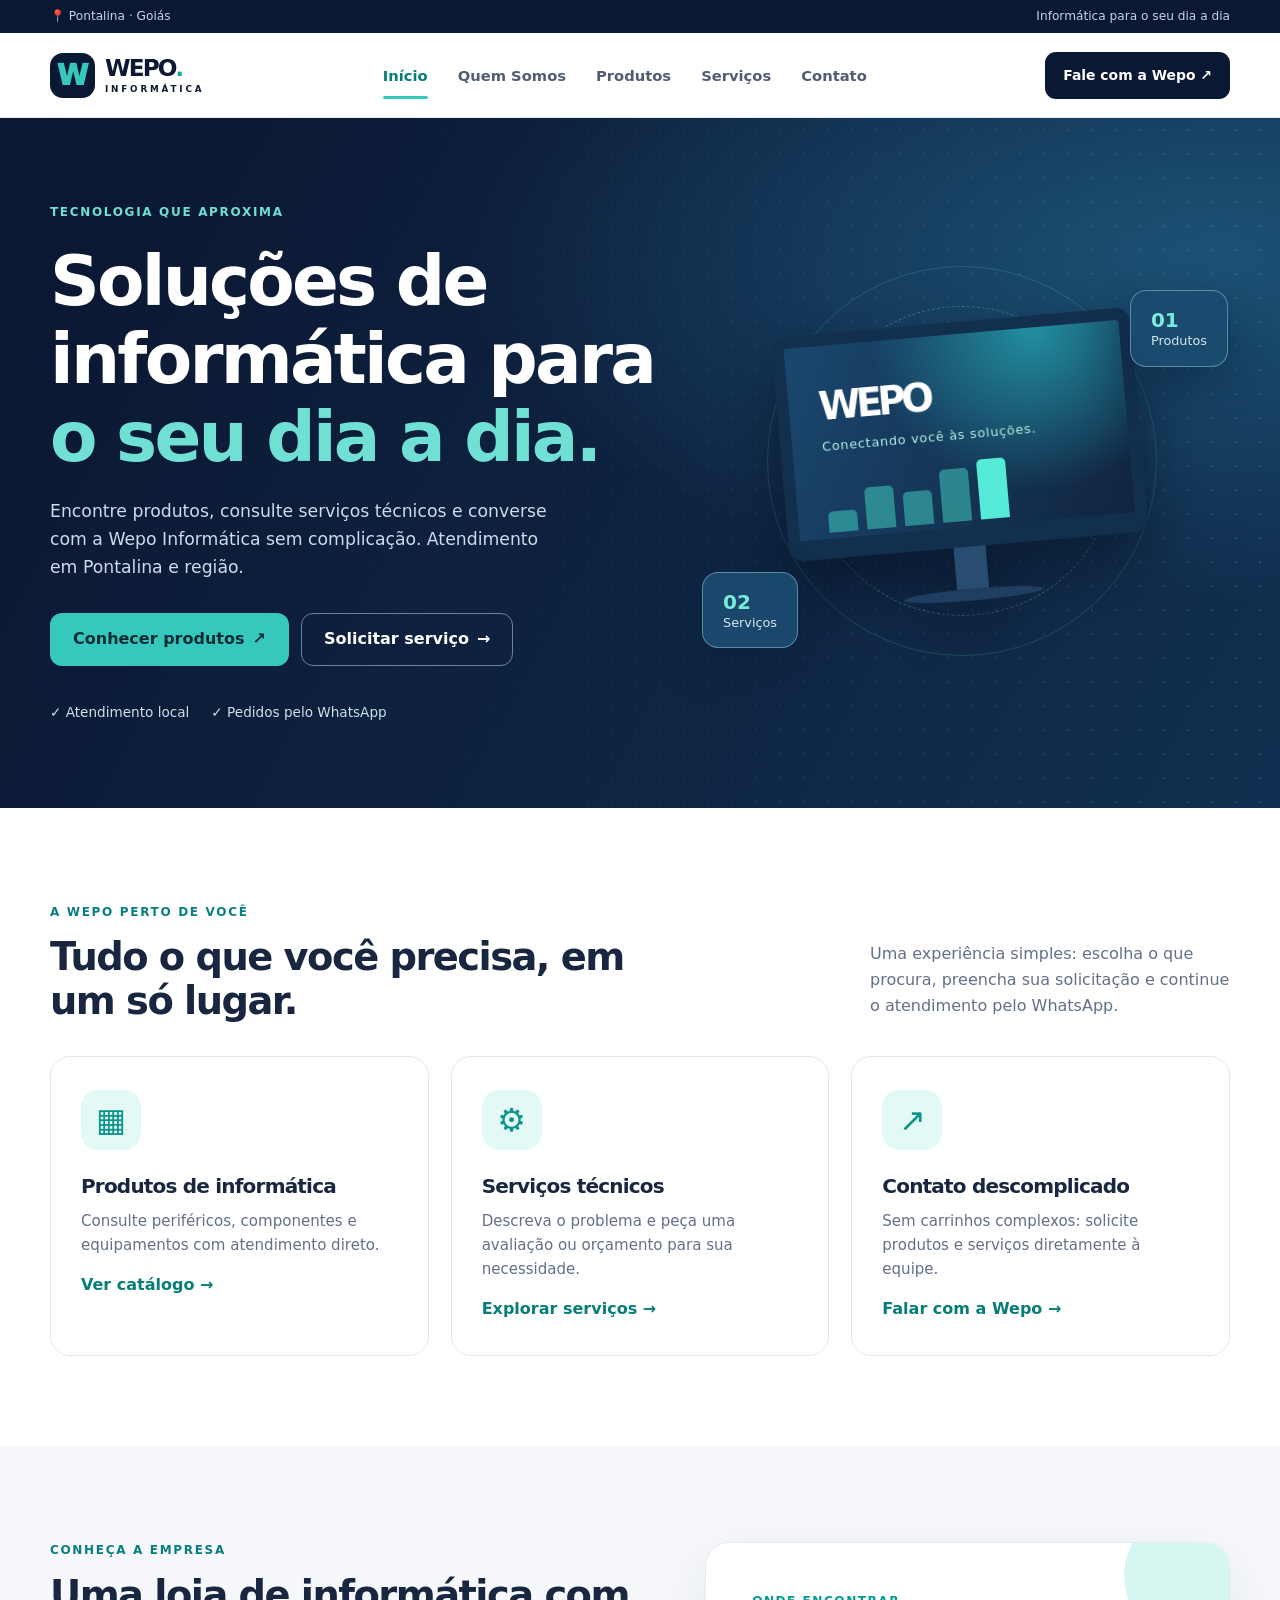
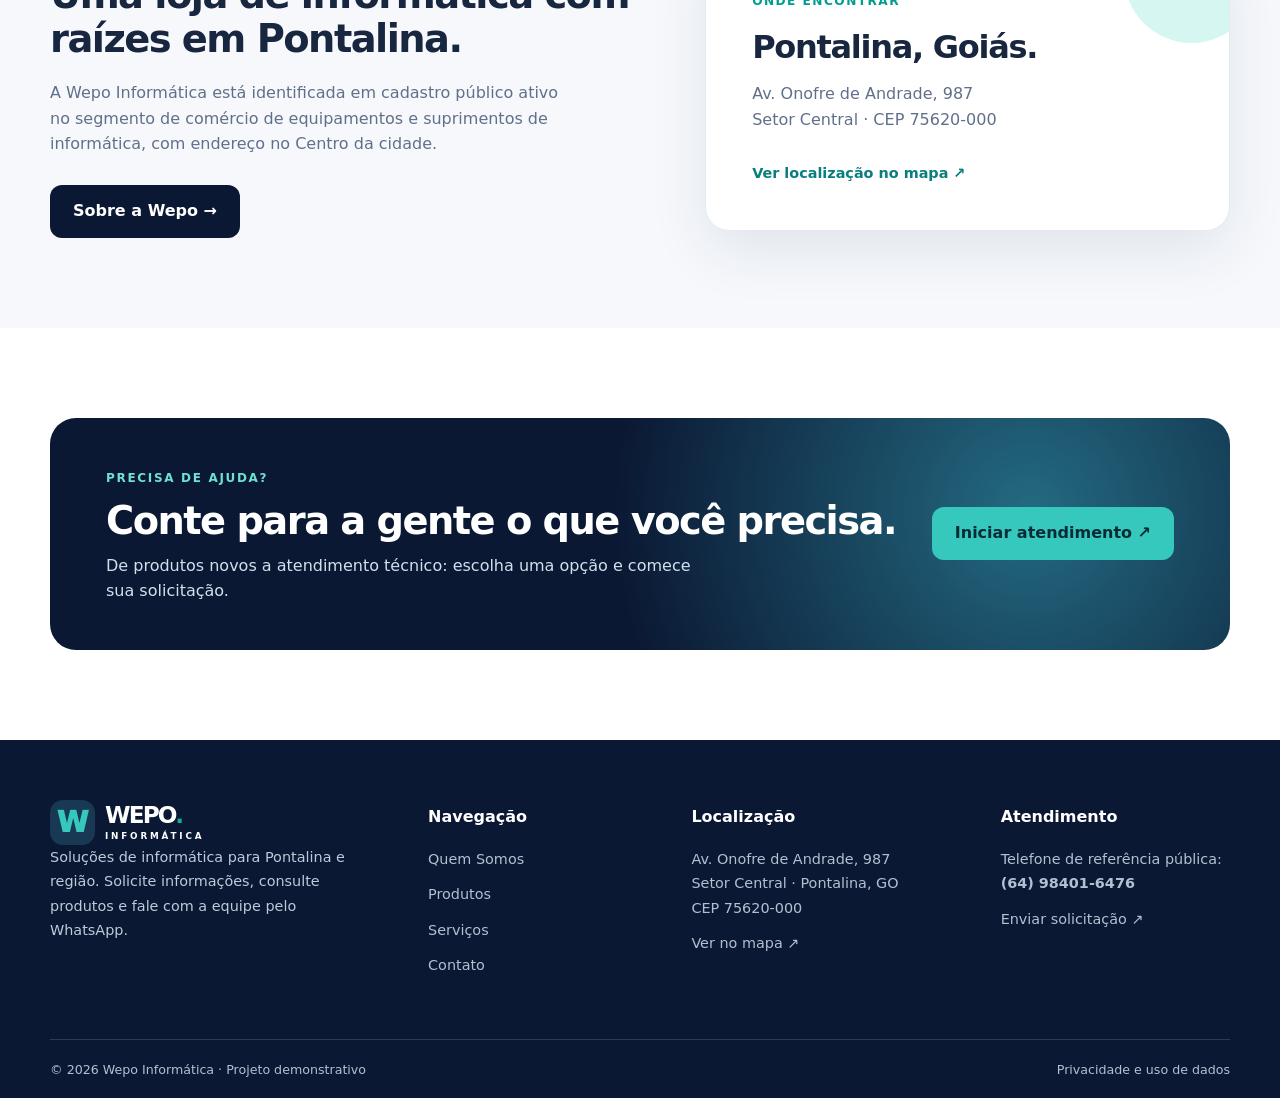
<file: index.html>
<!doctype html>
<html lang="pt-BR"><head><meta charset="utf-8"><meta name="viewport" content="width=device-width,initial-scale=1">
<meta name="description" content="Wepo Informática: produtos e serviços de informática em Pontalina, Goiás."><meta name="theme-color" content="#0b1833">
<meta http-equiv="Content-Security-Policy" content="default-src 'self'; script-src 'self'; style-src 'self'; img-src 'self' data:; object-src 'none'; base-uri 'self'; form-action 'self'; upgrade-insecure-requests">
<title>Início | Wepo Informática</title><link rel="icon" type="image/svg+xml" href="assets/img/favicon.svg">
<link rel="stylesheet" href="assets/css/style.css"><script src="assets/js/config.js" defer></script><script src="assets/js/app.js" defer></script></head>
<body data-page="inicio"><a class="skip-link" href="#conteudo">Pular para o conteúdo</a>
<div class="top-strip"><div class="container"><span>📍 Pontalina · Goiás</span><span>Informática para o seu dia a dia</span></div></div>
<header class="site-header"><div class="container nav-wrap">
<a class="brand" href="index.html" aria-label="Wepo Informática — Página inicial"><span class="brand-icon" aria-hidden="true">W</span><span class="brand-name">WEPO<span class="brand-dot">.</span><small>INFORMÁTICA</small></span></a>
<nav class="nav-links" id="primary-navigation" aria-label="Navegação principal"><a href="index.html" aria-current="page" class="active">Início</a><a href="02-quem-somos/index.html" >Quem Somos</a><a href="03-produtos/index.html" >Produtos</a><a href="04-servicos/index.html" >Serviços</a><a href="05-contato/index.html" >Contato</a></nav>
<a class="header-cta" href="05-contato/index.html">Fale com a Wepo <span aria-hidden="true">↗</span></a>
<button class="menu-toggle" type="button" aria-expanded="false" aria-controls="primary-navigation" aria-label="Abrir menu"><span></span><span></span><span></span></button>
</div></header><main id="conteudo"><section class="hero"><div class="container hero-grid"><div class="hero-copy"><span class="eyebrow light">TECNOLOGIA QUE APROXIMA</span><h1>Soluções de informática para <em>o seu dia a dia.</em></h1><p>Encontre produtos, consulte serviços técnicos e converse com a Wepo Informática sem complicação. Atendimento em Pontalina e região.</p><div class="actions"><a class="btn btn-primary" href="03-produtos/index.html">Conhecer produtos <span aria-hidden="true">↗</span></a><a class="btn btn-outline-light" href="04-servicos/index.html">Solicitar serviço <span aria-hidden="true">→</span></a></div><div class="hero-meta"><span>✓ Atendimento local</span><span>✓ Pedidos pelo WhatsApp</span></div></div>
<div class="hero-scene" aria-label="Ilustração de computador e periféricos"><div class="scene-orbit orbit-one"></div><div class="scene-orbit orbit-two"></div><div class="scene-monitor"><div class="scene-screen"><span>WEPO</span><small>Conectando você às soluções.</small><div class="scene-chart"><i></i><i></i><i></i><i></i><i></i></div></div><div class="scene-neck"></div><div class="scene-base"></div></div><div class="scene-tile scene-tile-a"><strong>01</strong><span>Produtos</span></div><div class="scene-tile scene-tile-b"><strong>02</strong><span>Serviços</span></div></div></div></section>
<section class="section" aria-labelledby="home-vantagens"><div class="container"><div class="section-head"><div><span class="eyebrow">A WEPO PERTO DE VOCÊ</span><h2 id="home-vantagens">Tudo o que você precisa, em um só lugar.</h2></div><p>Uma experiência simples: escolha o que procura, preencha sua solicitação e continue o atendimento pelo WhatsApp.</p></div><div class="feature-grid"><article class="feature-card"><span class="feature-icon">▦</span><h3>Produtos de informática</h3><p>Consulte periféricos, componentes e equipamentos com atendimento direto.</p><a class="text-link" href="03-produtos/index.html">Ver catálogo →</a></article><article class="feature-card"><span class="feature-icon">⚙</span><h3>Serviços técnicos</h3><p>Descreva o problema e peça uma avaliação ou orçamento para sua necessidade.</p><a class="text-link" href="04-servicos/index.html">Explorar serviços →</a></article><article class="feature-card"><span class="feature-icon">↗</span><h3>Contato descomplicado</h3><p>Sem carrinhos complexos: solicite produtos e serviços diretamente à equipe.</p><a class="text-link" href="05-contato/index.html">Falar com a Wepo →</a></article></div></div></section>
<section class="section section-soft"><div class="container showcase"><div><span class="eyebrow">CONHEÇA A EMPRESA</span><h2>Uma loja de informática com raízes em Pontalina.</h2><p>A Wepo Informática está identificada em cadastro público ativo no segmento de comércio de equipamentos e suprimentos de informática, com endereço no Centro da cidade.</p><a class="btn btn-dark" href="02-quem-somos/index.html">Sobre a Wepo →</a></div><div class="info-panel"><span class="mini-kicker">ONDE ENCONTRAR</span><h3>Pontalina, Goiás.</h3><p>Av. Onofre de Andrade, 987<br>Setor Central · CEP 75620-000</p><a href="https://www.google.com/maps/search/?api=1&amp;query=Av.+Onofre+de+Andrade+987+Pontalina+GO" target="_blank" rel="noopener noreferrer">Ver localização no mapa ↗</a></div></div></section>
<section class="section"><div class="container"><div class="cta-band"><div><span class="eyebrow light">PRECISA DE AJUDA?</span><h2>Conte para a gente o que você precisa.</h2><p>De produtos novos a atendimento técnico: escolha uma opção e comece sua solicitação.</p></div><a href="05-contato/index.html" class="btn btn-primary">Iniciar atendimento ↗</a></div></div></section></main><footer class="site-footer"><div class="container footer-grid"><div class="footer-main"><a class="brand brand-light" href="index.html"><span class="brand-icon" aria-hidden="true">W</span><span class="brand-name">WEPO<span class="brand-dot">.</span><small>INFORMÁTICA</small></span></a><p>Soluções de informática para Pontalina e região. Solicite informações, consulte produtos e fale com a equipe pelo WhatsApp.</p></div>
<div><h3>Navegação</h3><a href="02-quem-somos/index.html">Quem Somos</a><a href="03-produtos/index.html">Produtos</a><a href="04-servicos/index.html">Serviços</a><a href="05-contato/index.html">Contato</a></div>
<div><h3>Localização</h3><p>Av. Onofre de Andrade, 987<br>Setor Central · Pontalina, GO<br>CEP 75620-000</p><a href="https://www.google.com/maps/search/?api=1&amp;query=Av.+Onofre+de+Andrade+987+Pontalina+GO" target="_blank" rel="noopener noreferrer">Ver no mapa ↗</a></div>
<div><h3>Atendimento</h3><p>Telefone de referência pública:<br><strong>(64) 98401-6476</strong></p><a href="05-contato/index.html">Enviar solicitação ↗</a></div></div>
<div class="container footer-bottom"><span>© <span id="year"></span> Wepo Informática · Projeto demonstrativo</span><a href="privacidade.html">Privacidade e uso de dados</a></div></footer></body></html>
</file>
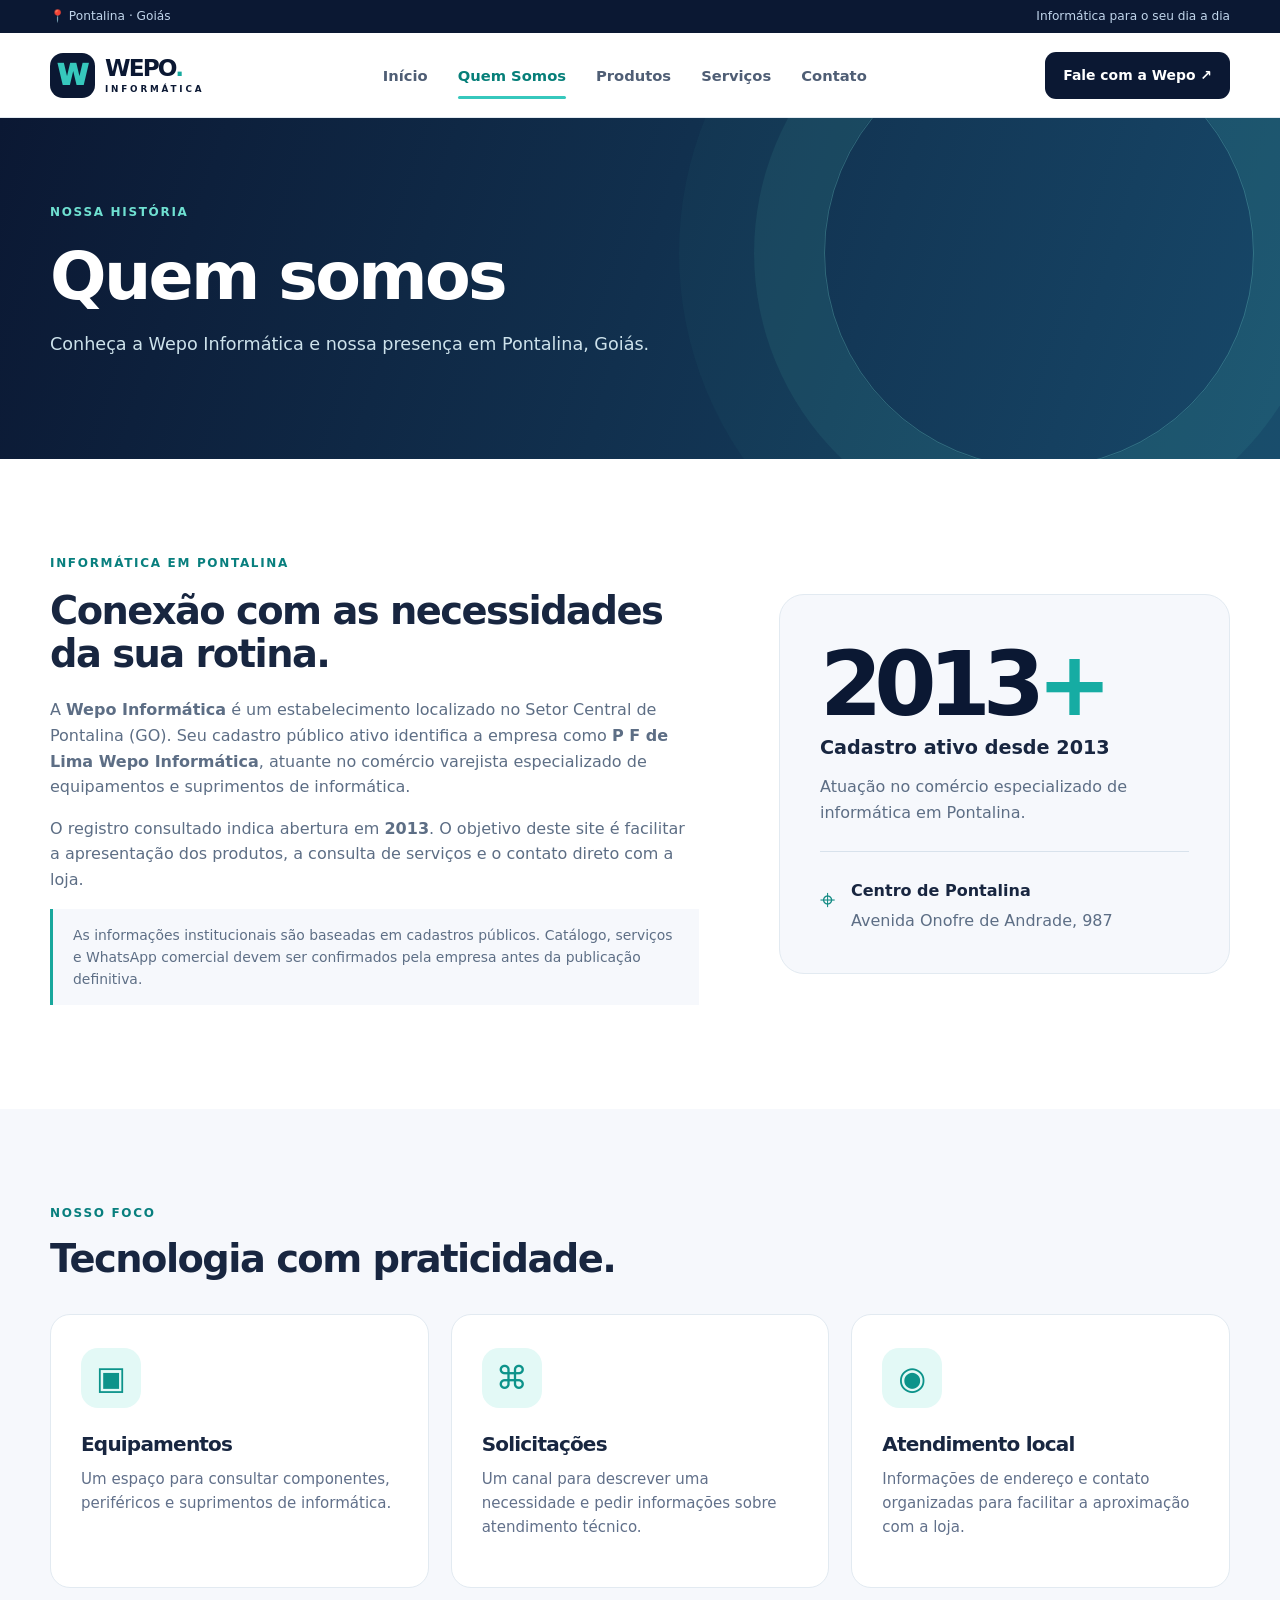
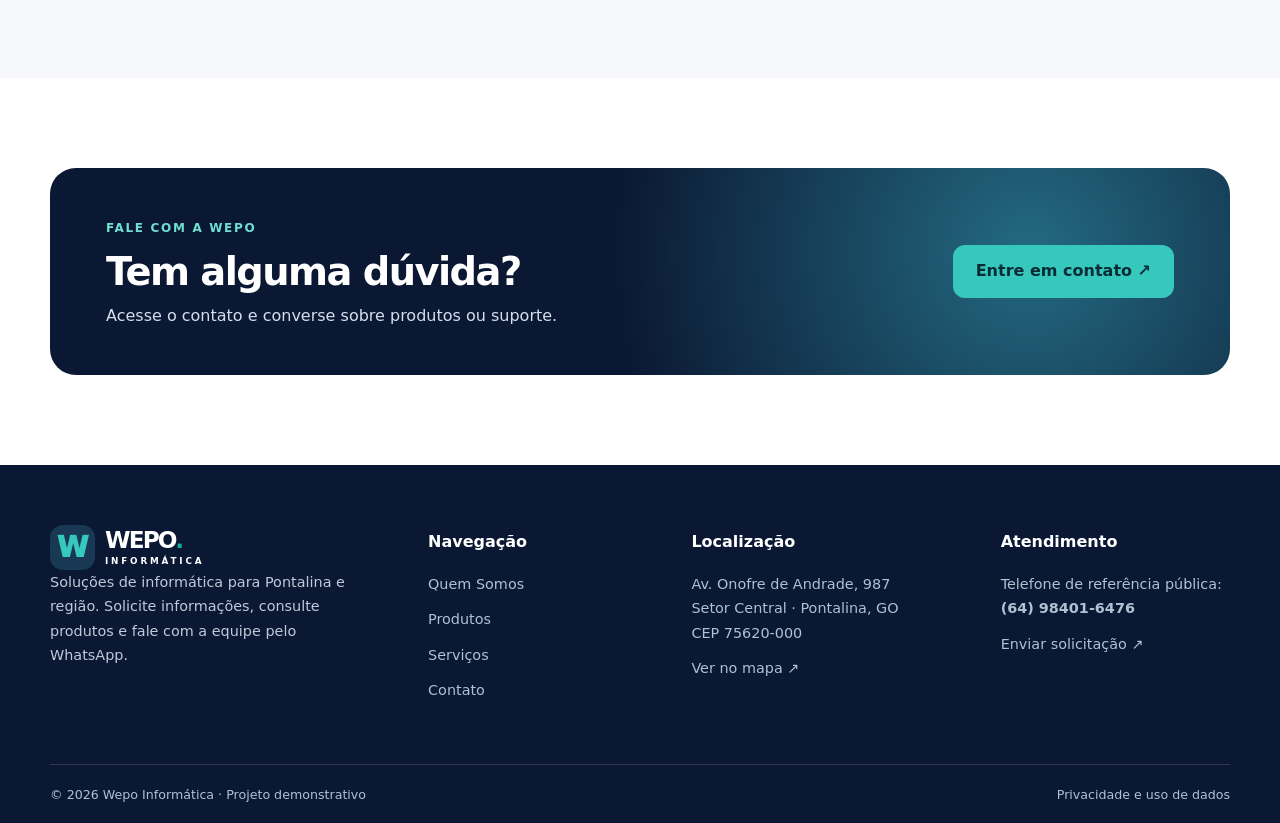
<file: 02-quem-somos/index.html>
<!doctype html>
<html lang="pt-BR"><head><meta charset="utf-8"><meta name="viewport" content="width=device-width,initial-scale=1">
<meta name="description" content="Informações públicas sobre a Wepo Informática em Pontalina, Goiás."><meta name="theme-color" content="#0b1833">
<meta http-equiv="Content-Security-Policy" content="default-src 'self'; script-src 'self'; style-src 'self'; img-src 'self' data:; object-src 'none'; base-uri 'self'; form-action 'self'; upgrade-insecure-requests">
<title>Quem Somos | Wepo Informática</title><link rel="icon" type="image/svg+xml" href="../assets/img/favicon.svg">
<link rel="stylesheet" href="../assets/css/style.css"><script src="../assets/js/config.js" defer></script><script src="../assets/js/app.js" defer></script></head>
<body data-page="sobre"><a class="skip-link" href="#conteudo">Pular para o conteúdo</a>
<div class="top-strip"><div class="container"><span>📍 Pontalina · Goiás</span><span>Informática para o seu dia a dia</span></div></div>
<header class="site-header"><div class="container nav-wrap">
<a class="brand" href="../index.html" aria-label="Wepo Informática — Página inicial"><span class="brand-icon" aria-hidden="true">W</span><span class="brand-name">WEPO<span class="brand-dot">.</span><small>INFORMÁTICA</small></span></a>
<nav class="nav-links" id="primary-navigation" aria-label="Navegação principal"><a href="../index.html" >Início</a><a href="../02-quem-somos/index.html" aria-current="page" class="active">Quem Somos</a><a href="../03-produtos/index.html" >Produtos</a><a href="../04-servicos/index.html" >Serviços</a><a href="../05-contato/index.html" >Contato</a></nav>
<a class="header-cta" href="../05-contato/index.html">Fale com a Wepo <span aria-hidden="true">↗</span></a>
<button class="menu-toggle" type="button" aria-expanded="false" aria-controls="primary-navigation" aria-label="Abrir menu"><span></span><span></span><span></span></button>
</div></header><main id="conteudo"><section class="page-hero"><div class="container page-hero-content"><span class="eyebrow light">NOSSA HISTÓRIA</span><h1>Quem somos</h1><p>Conheça a Wepo Informática e nossa presença em Pontalina, Goiás.</p></div></section>
<section class="section"><div class="container about-grid"><div><span class="eyebrow">INFORMÁTICA EM PONTALINA</span><h2>Conexão com as necessidades da sua rotina.</h2><p>A <strong>Wepo Informática</strong> é um estabelecimento localizado no Setor Central de Pontalina (GO). Seu cadastro público ativo identifica a empresa como <strong>P F de Lima Wepo Informática</strong>, atuante no comércio varejista especializado de equipamentos e suprimentos de informática.</p><p>O registro consultado indica abertura em <strong>2013</strong>. O objetivo deste site é facilitar a apresentação dos produtos, a consulta de serviços e o contato direto com a loja.</p><p class="notice-inline">As informações institucionais são baseadas em cadastros públicos. Catálogo, serviços e WhatsApp comercial devem ser confirmados pela empresa antes da publicação definitiva.</p></div><div class="about-stat"><div class="stat-large">2013<span>+</span></div><strong>Cadastro ativo desde 2013</strong><p>Atuação no comércio especializado de informática em Pontalina.</p><div class="stat-line"></div><div class="stat-loc"><span>⌖</span><div><strong>Centro de Pontalina</strong><p>Avenida Onofre de Andrade, 987</p></div></div></div></div></section>
<section class="section section-soft"><div class="container"><div class="section-head"><div><span class="eyebrow">NOSSO FOCO</span><h2>Tecnologia com praticidade.</h2></div></div><div class="feature-grid"><article class="feature-card"><span class="feature-icon">▣</span><h3>Equipamentos</h3><p>Um espaço para consultar componentes, periféricos e suprimentos de informática.</p></article><article class="feature-card"><span class="feature-icon">⌘</span><h3>Solicitações</h3><p>Um canal para descrever uma necessidade e pedir informações sobre atendimento técnico.</p></article><article class="feature-card"><span class="feature-icon">◉</span><h3>Atendimento local</h3><p>Informações de endereço e contato organizadas para facilitar a aproximação com a loja.</p></article></div></div></section>
<section class="section"><div class="container cta-band"><div><span class="eyebrow light">FALE COM A WEPO</span><h2>Tem alguma dúvida?</h2><p>Acesse o contato e converse sobre produtos ou suporte.</p></div><a href="../05-contato/index.html" class="btn btn-primary">Entre em contato ↗</a></div></section></main><footer class="site-footer"><div class="container footer-grid"><div class="footer-main"><a class="brand brand-light" href="../index.html"><span class="brand-icon" aria-hidden="true">W</span><span class="brand-name">WEPO<span class="brand-dot">.</span><small>INFORMÁTICA</small></span></a><p>Soluções de informática para Pontalina e região. Solicite informações, consulte produtos e fale com a equipe pelo WhatsApp.</p></div>
<div><h3>Navegação</h3><a href="../02-quem-somos/index.html">Quem Somos</a><a href="../03-produtos/index.html">Produtos</a><a href="../04-servicos/index.html">Serviços</a><a href="../05-contato/index.html">Contato</a></div>
<div><h3>Localização</h3><p>Av. Onofre de Andrade, 987<br>Setor Central · Pontalina, GO<br>CEP 75620-000</p><a href="https://www.google.com/maps/search/?api=1&amp;query=Av.+Onofre+de+Andrade+987+Pontalina+GO" target="_blank" rel="noopener noreferrer">Ver no mapa ↗</a></div>
<div><h3>Atendimento</h3><p>Telefone de referência pública:<br><strong>(64) 98401-6476</strong></p><a href="../05-contato/index.html">Enviar solicitação ↗</a></div></div>
<div class="container footer-bottom"><span>© <span id="year"></span> Wepo Informática · Projeto demonstrativo</span><a href="../privacidade.html">Privacidade e uso de dados</a></div></footer></body></html>
</file>
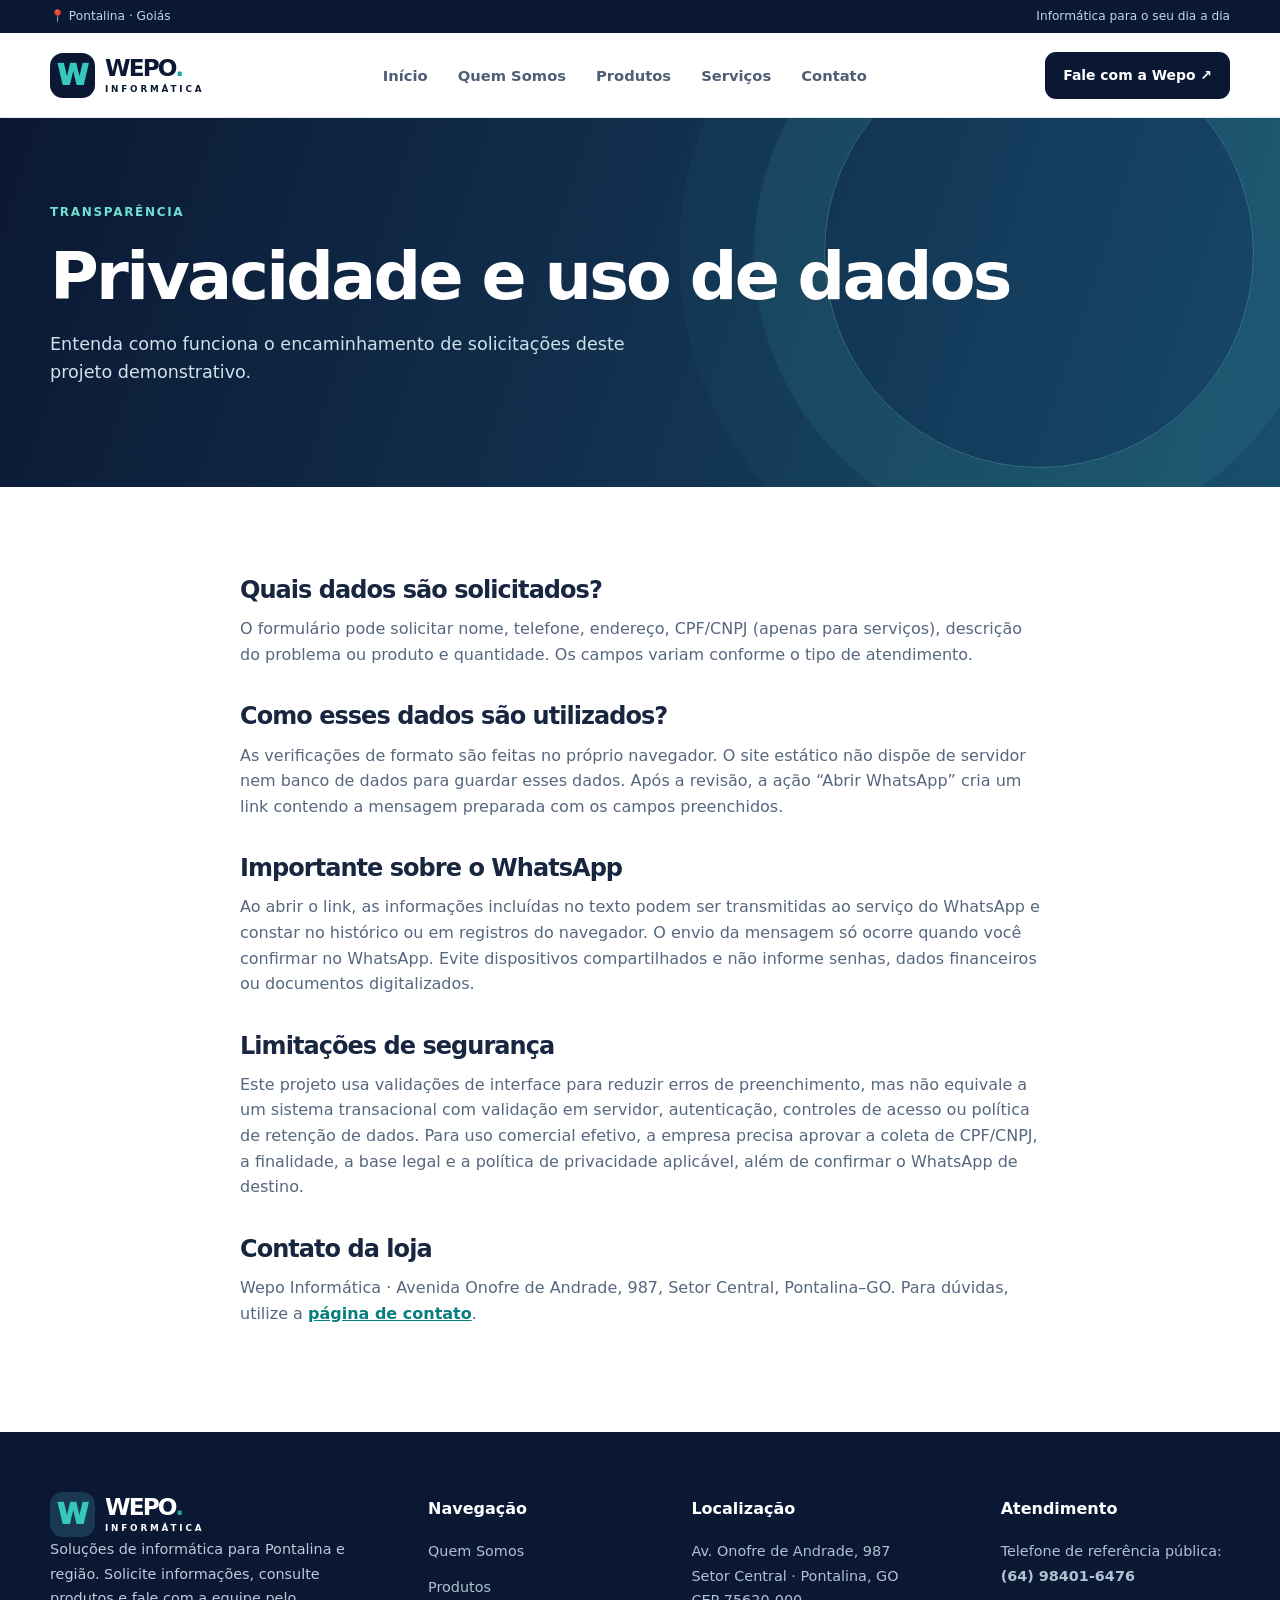
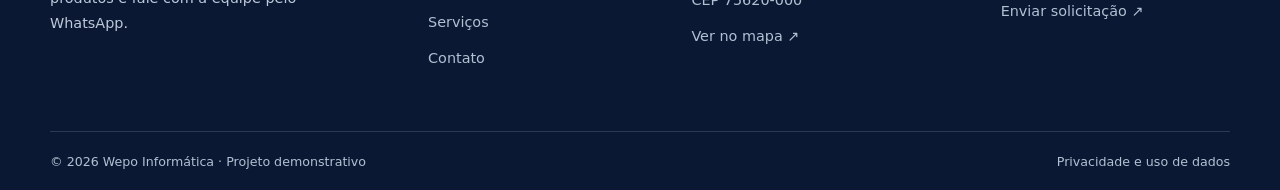
<file: privacidade.html>
<!doctype html>
<html lang="pt-BR"><head><meta charset="utf-8"><meta name="viewport" content="width=device-width,initial-scale=1">
<meta name="description" content="Aviso de privacidade do site demonstrativo da Wepo Informática."><meta name="theme-color" content="#0b1833">
<meta http-equiv="Content-Security-Policy" content="default-src 'self'; script-src 'self'; style-src 'self'; img-src 'self' data:; object-src 'none'; base-uri 'self'; form-action 'self'; upgrade-insecure-requests">
<title>Privacidade | Wepo Informática</title><link rel="icon" type="image/svg+xml" href="assets/img/favicon.svg">
<link rel="stylesheet" href="assets/css/style.css"><script src="assets/js/config.js" defer></script><script src="assets/js/app.js" defer></script></head>
<body data-page="privacidade"><a class="skip-link" href="#conteudo">Pular para o conteúdo</a>
<div class="top-strip"><div class="container"><span>📍 Pontalina · Goiás</span><span>Informática para o seu dia a dia</span></div></div>
<header class="site-header"><div class="container nav-wrap">
<a class="brand" href="index.html" aria-label="Wepo Informática — Página inicial"><span class="brand-icon" aria-hidden="true">W</span><span class="brand-name">WEPO<span class="brand-dot">.</span><small>INFORMÁTICA</small></span></a>
<nav class="nav-links" id="primary-navigation" aria-label="Navegação principal"><a href="index.html" >Início</a><a href="02-quem-somos/index.html" >Quem Somos</a><a href="03-produtos/index.html" >Produtos</a><a href="04-servicos/index.html" >Serviços</a><a href="05-contato/index.html" >Contato</a></nav>
<a class="header-cta" href="05-contato/index.html">Fale com a Wepo <span aria-hidden="true">↗</span></a>
<button class="menu-toggle" type="button" aria-expanded="false" aria-controls="primary-navigation" aria-label="Abrir menu"><span></span><span></span><span></span></button>
</div></header><main id="conteudo"><section class="page-hero"><div class="container page-hero-content"><span class="eyebrow light">TRANSPARÊNCIA</span><h1>Privacidade e uso de dados</h1><p>Entenda como funciona o encaminhamento de solicitações deste projeto demonstrativo.</p></div></section><section class="section"><div class="container legal"><h2>Quais dados são solicitados?</h2><p>O formulário pode solicitar nome, telefone, endereço, CPF/CNPJ (apenas para serviços), descrição do problema ou produto e quantidade. Os campos variam conforme o tipo de atendimento.</p><h2>Como esses dados são utilizados?</h2><p>As verificações de formato são feitas no próprio navegador. O site estático não dispõe de servidor nem banco de dados para guardar esses dados. Após a revisão, a ação “Abrir WhatsApp” cria um link contendo a mensagem preparada com os campos preenchidos.</p><h2>Importante sobre o WhatsApp</h2><p>Ao abrir o link, as informações incluídas no texto podem ser transmitidas ao serviço do WhatsApp e constar no histórico ou em registros do navegador. O envio da mensagem só ocorre quando você confirmar no WhatsApp. Evite dispositivos compartilhados e não informe senhas, dados financeiros ou documentos digitalizados.</p><h2>Limitações de segurança</h2><p>Este projeto usa validações de interface para reduzir erros de preenchimento, mas não equivale a um sistema transacional com validação em servidor, autenticação, controles de acesso ou política de retenção de dados. Para uso comercial efetivo, a empresa precisa aprovar a coleta de CPF/CNPJ, a finalidade, a base legal e a política de privacidade aplicável, além de confirmar o WhatsApp de destino.</p><h2>Contato da loja</h2><p>Wepo Informática · Avenida Onofre de Andrade, 987, Setor Central, Pontalina–GO. Para dúvidas, utilize a <a href="05-contato/index.html">página de contato</a>.</p></div></section></main><footer class="site-footer"><div class="container footer-grid"><div class="footer-main"><a class="brand brand-light" href="index.html"><span class="brand-icon" aria-hidden="true">W</span><span class="brand-name">WEPO<span class="brand-dot">.</span><small>INFORMÁTICA</small></span></a><p>Soluções de informática para Pontalina e região. Solicite informações, consulte produtos e fale com a equipe pelo WhatsApp.</p></div>
<div><h3>Navegação</h3><a href="02-quem-somos/index.html">Quem Somos</a><a href="03-produtos/index.html">Produtos</a><a href="04-servicos/index.html">Serviços</a><a href="05-contato/index.html">Contato</a></div>
<div><h3>Localização</h3><p>Av. Onofre de Andrade, 987<br>Setor Central · Pontalina, GO<br>CEP 75620-000</p><a href="https://www.google.com/maps/search/?api=1&amp;query=Av.+Onofre+de+Andrade+987+Pontalina+GO" target="_blank" rel="noopener noreferrer">Ver no mapa ↗</a></div>
<div><h3>Atendimento</h3><p>Telefone de referência pública:<br><strong>(64) 98401-6476</strong></p><a href="05-contato/index.html">Enviar solicitação ↗</a></div></div>
<div class="container footer-bottom"><span>© <span id="year"></span> Wepo Informática · Projeto demonstrativo</span><a href="privacidade.html">Privacidade e uso de dados</a></div></footer></body></html>
</file>
<file: assets/css/style.css>
/* WEPO INFORMÁTICA - projeto base HTML/CSS/JS, mobile-first e sem dependências. */
:root{--navy:#0b1833;--navy2:#102b4b;--ink:#182640;--muted:#61708a;--teal:#36c8bd;--teal-light:#e3f9f6;--bg:#f6f8fc;--line:#e2eaf1;--white:#fff;--danger:#b92946;--shadow:0 20px 60px rgba(15,39,70,.09);--radius:20px;font-family:Inter,ui-sans-serif,system-ui,-apple-system,BlinkMacSystemFont,'Segoe UI',sans-serif;scroll-behavior:smooth}
*,*::before,*::after{box-sizing:border-box}body{margin:0;color:var(--ink);background:#fff;line-height:1.6;min-width:280px}h1,h2,h3,p{margin-top:0}h1,h2,h3{letter-spacing:-.04em;line-height:1.13}h1{font-size:clamp(2.55rem,5.4vw,5rem);font-weight:800}h2{font-size:clamp(1.9rem,3vw,2.8rem);font-weight:780}h3{font-size:1.25rem}a{text-decoration:none;color:inherit}button,input,select,textarea{font:inherit}button,a,input,select,textarea{-webkit-tap-highlight-color:transparent}button{cursor:pointer}img{max-width:100%;display:block}a:focus-visible,button:focus-visible,input:focus-visible,select:focus-visible,textarea:focus-visible{outline:3px solid #2bafa6;outline-offset:3px}.container{width:min(1180px,calc(100% - 44px));margin:auto}.skip-link{position:fixed;z-index:999;top:-60px;left:14px;background:white;padding:11px}.skip-link:focus{top:8px}.top-strip{background:var(--navy);color:#c1d5eb;font-size:.76rem}.top-strip .container{display:flex;justify-content:space-between;gap:14px;padding:7px 0}.site-header{position:sticky;top:0;z-index:50;background:rgba(255,255,255,.98);border-bottom:1px solid var(--line);backdrop-filter:blur(12px)}.nav-wrap{display:flex;align-items:center;justify-content:space-between;gap:20px;height:84px}.brand{display:inline-flex;align-items:center;gap:10px;flex-shrink:0}.brand-icon{display:grid;place-items:center;background:var(--navy);color:var(--teal);width:45px;height:45px;border-radius:13px;font-size:1.8rem;font-weight:950;letter-spacing:-.19em;padding-right:5px;line-height:1}.brand-name{font-size:1.45rem;font-weight:900;letter-spacing:-.08em;line-height:.98;color:var(--navy)}.brand-dot{color:#17a99e}.brand-name small{display:block;font-size:.55rem;letter-spacing:.32em;margin-top:5px;font-weight:800}.nav-links{display:flex;align-items:center;gap:30px}.nav-links a{font-size:.92rem;color:#4f5e75;font-weight:650;transition:color .2s}.nav-links a:hover,.nav-links a.active{color:#067f79}.nav-links a.active{position:relative}.nav-links a.active::after{content:'';position:absolute;bottom:-12px;left:0;right:0;height:3px;background:var(--teal);border-radius:5px}.header-cta{background:var(--navy);color:white;white-space:nowrap;padding:12px 18px;border-radius:11px;font-size:.87rem;font-weight:700;transition:background .2s}.header-cta:hover{background:#16426a}.menu-toggle{display:none}.hero{position:relative;overflow:hidden;color:#fff;background:radial-gradient(ellipse at 95% 20%,#1c5275 0%,transparent 44%),linear-gradient(118deg,#0b1833 9%,#112f50 100%);isolation:isolate}.hero::before{content:'';position:absolute;inset:0;background-image:radial-gradient(circle,rgba(160,239,235,.14) 1px,transparent 1px);background-size:24px 24px;mask-image:linear-gradient(to left,black,transparent 80%);z-index:-1}.hero-grid{min-height:610px;display:grid;grid-template-columns:1.08fr .92fr;align-items:center;gap:15px;padding:80px 0 84px}.hero-copy h1{margin:18px 0 22px;max-width:650px}.hero-copy h1 em{color:#71e0d4;font-style:normal}.hero-copy>p{color:#cbdceb;font-size:1.08rem;max-width:515px;margin-bottom:32px}.eyebrow{display:inline-block;color:#087f7e;font-size:.75rem;font-weight:850;letter-spacing:.14em}.eyebrow.light{color:#6fe0d1}.actions{display:flex;gap:12px;flex-wrap:wrap}.btn{display:inline-flex;align-items:center;justify-content:center;gap:8px;padding:15px 22px;border:1px solid transparent;border-radius:12px;font-weight:780;line-height:1.3;transition:transform .18s,background .18s;min-height:50px;text-align:center}.btn:hover{transform:translateY(-2px)}.btn-primary{background:var(--teal);color:#082c35}.btn-primary:hover{background:#6de3d6}.btn-dark{background:var(--navy);color:white}.btn-dark:hover{background:#15385e}.btn-secondary{background:#f2f6fa;border-color:#ccd8e4;color:var(--navy)}.btn-outline-light{border-color:#6e8399;color:white}.btn-outline-light:hover{background:#ffffff1c}.btn-small{font-size:.84rem;padding:11px 15px;min-height:40px}.hero-meta{display:flex;flex-wrap:wrap;gap:22px;margin-top:36px;font-size:.85rem;color:#c7e4e7}.hero-scene{position:relative;height:430px;display:grid;place-items:center}.scene-orbit{position:absolute;width:390px;height:390px;border:1px solid #71e0d42e;border-radius:50%}.orbit-two{width:310px;height:310px;border-style:dashed;border-color:#71e0d45b}.scene-monitor{width:min(360px,100%);position:relative;filter:drop-shadow(0 30px 30px #040e1c88);transform:rotate(-5deg)}.scene-screen{position:relative;height:225px;border:12px solid #122f4e;border-bottom-width:20px;border-radius:15px;background:radial-gradient(circle at 74% 0%,#228fa0,transparent 52%),linear-gradient(115deg,#1a476e,#102440);padding:30px;color:white;overflow:hidden}.scene-screen>span{font-size:2.4rem;font-weight:900;letter-spacing:-.12em}.scene-screen>small{display:block;font-size:.8rem;letter-spacing:.06em;color:#b4f2e7}.scene-chart{height:60px;display:flex;align-items:end;gap:9px;margin-top:15px}.scene-chart i{height:35%;width:29px;border-radius:5px 5px 0 0;background:#47e1cd77}.scene-chart i:nth-child(2){height:70%}.scene-chart i:nth-child(3){height:57%}.scene-chart i:nth-child(4){height:89%}.scene-chart i:nth-child(5){height:100%;background:#55ebd8}.scene-neck{width:32px;height:42px;background:#284d70;margin:auto}.scene-base{width:140px;height:12px;border-radius:50%;background:#203e61;margin:auto}.scene-tile{position:absolute;border:1px solid #b0e7e96b;box-shadow:0 18px 40px #09203875;background:#1c4b70ed;backdrop-filter:blur(5px);border-radius:16px;padding:16px 20px;display:grid;gap:0;line-height:1.3}.scene-tile strong{font-size:1.25rem;color:#79ebd9}.scene-tile span{font-size:.8rem;color:#d5e7f1}.scene-tile-a{top:44px;right:2px}.scene-tile-b{bottom:28px;left:8px}.section{padding:90px 0}.section-soft{background:var(--bg)}.section-head{display:flex;justify-content:space-between;align-items:end;gap:60px;margin-bottom:34px}.section-head h2{max-width:630px;margin:12px 0 0}.section-head>p{max-width:360px;color:var(--muted);margin-bottom:4px}.feature-grid,.product-grid{display:grid;grid-template-columns:repeat(3,minmax(0,1fr));gap:22px}.feature-card{border:1px solid var(--line);background:white;padding:33px 30px;border-radius:var(--radius);transition:box-shadow .2s,transform .2s}.feature-card:hover,.product-card:hover,.service-card:hover{box-shadow:var(--shadow);transform:translateY(-3px)}.feature-icon{display:grid;place-items:center;width:60px;height:60px;color:#0c938a;background:var(--teal-light);border-radius:17px;font-size:2rem;margin-bottom:25px}.feature-card h3{margin-bottom:11px}.feature-card p,.service-card p,.product-content p{color:var(--muted);font-size:.94rem}.text-link{color:#067e78;font-weight:800;display:inline-flex;align-items:center;gap:7px}.text-link:hover{text-decoration:underline}.showcase{display:grid;grid-template-columns:1.05fr .95fr;align-items:center;gap:75px}.showcase h2{margin:12px 0 20px}.showcase>div>p{color:var(--muted);margin-bottom:28px;max-width:525px}.info-panel{background:#fff;border:1px solid var(--line);padding:44px 46px;border-radius:24px;box-shadow:var(--shadow);position:relative;overflow:hidden}.info-panel::before{content:'';position:absolute;right:-30px;top:-35px;width:135px;height:135px;border-radius:50%;background:#d6f7f1}.mini-kicker{font-size:.76rem;color:#009d90;letter-spacing:.12em;font-weight:800}.info-panel h3{font-size:2rem;margin:16px 0}.info-panel p{color:#60728a}.info-panel a{font-size:.9rem;color:#087f7e;font-weight:800}.cta-band{border-radius:26px;display:flex;align-items:center;justify-content:space-between;gap:30px;color:white;background:radial-gradient(circle at 83% 40%,#236a81 0,transparent 42%),var(--navy);padding:46px 56px}.cta-band h2{margin:10px 0}.cta-band p{color:#d1e0ec;max-width:590px;margin-bottom:0}.cta-band .btn{flex-shrink:0}.site-footer{background:#0b1833;color:#b0c1d2;padding:60px 0 18px}.footer-grid{display:grid;grid-template-columns:1.5fr 1fr 1.2fr 1fr;gap:34px;padding-bottom:50px}.brand-light .brand-icon{background:#183854}.brand-light .brand-name{color:#fff}.footer-main p{margin-top:18px;max-width:300px;color:#bdcada}.footer-grid h3{font-size:1rem;color:#fff;letter-spacing:0;margin:8px 0 21px}.footer-grid a:not(.brand),.footer-grid div>p{display:block;margin:0 0 11px;font-size:.9rem;line-height:1.7}.footer-grid a:hover{color:#67e3d3}.footer-bottom{border-top:1px solid #ffffff24;padding-top:20px;display:flex;justify-content:space-between;gap:20px;font-size:.79rem}.page-hero{color:#fff;background:linear-gradient(108deg,#0b1833,#174869);position:relative;overflow:hidden}.page-hero:after{content:'';position:absolute;top:-80px;right:2%;width:430px;height:430px;border:1px solid #7becdb46;border-radius:50%;box-shadow:0 0 0 70px #5fdcca13,0 0 0 145px #5fdcca09;pointer-events:none}.page-hero-content{padding:80px 0 83px;position:relative;z-index:1}.page-hero h1{font-size:clamp(2.45rem,5.2vw,4.3rem);margin:15px 0 16px}.page-hero p{max-width:620px;font-size:1.1rem;color:#cde2eb}.about-grid{display:grid;grid-template-columns:1.18fr .82fr;gap:80px;align-items:center}.about-grid h2{margin:14px 0 22px}.about-grid p{color:#5d6e85}.about-stat{border:1px solid var(--line);background:var(--bg);border-radius:25px;padding:40px}.stat-large{font-size:5.6rem;font-weight:900;letter-spacing:-.09em;color:var(--navy);line-height:1.1}.stat-large span{color:#16aca3}.about-stat>strong{display:block;font-size:1.2rem;margin-bottom:10px}.stat-line{height:1px;background:#d8e2ec;margin:26px 0}.stat-loc{display:flex;gap:16px;align-items:flex-start}.stat-loc>span{color:#148b84;font-size:1.7rem}.stat-loc p{margin:4px 0 0}.notice-inline{border-left:3px solid #19a79c;background:var(--bg);padding:15px 20px;font-size:.87rem}.catalog-controls{display:flex;justify-content:space-between;gap:20px;align-items:end;margin-bottom:32px}.catalog-controls h2{margin:7px 0 8px}.catalog-note{font-size:.9rem;color:var(--muted);max-width:500px}.catalog-inputs{display:flex;align-items:center;gap:12px}.catalog-inputs label{font-size:.78rem;color:var(--muted);font-weight:750}.catalog-inputs input,.catalog-inputs select{display:block;width:210px;border:1px solid #cad6e4;border-radius:10px;height:46px;padding:0 12px;margin-top:6px;background:white;color:var(--ink)}.catalog-inputs select{width:170px}.product-card{border:1px solid var(--line);border-radius:20px;overflow:hidden;background:white;transition:box-shadow .2s,transform .2s;display:flex;flex-direction:column}.product-card[hidden],.no-results[hidden]{display:none!important}.product-card img{width:100%;height:auto;aspect-ratio:360/260;object-fit:cover}.product-content{padding:22px;display:flex;flex-direction:column;flex:1}.product-category{font-size:.69rem;letter-spacing:.12em;text-transform:uppercase;font-weight:850;color:#008f88}.product-content h3{margin:9px 0}.product-content p{margin-bottom:22px}.product-bottom{margin-top:auto;display:flex;justify-content:space-between;align-items:center;gap:10px;border-top:1px solid var(--line);padding-top:20px;flex-wrap:wrap}.price-consult{font-size:.78rem;color:#58718a;font-weight:750}.catalog-foot{background:#ecf8f8;border:1px solid #c3e9e6;border-radius:14px;padding:16px 21px;display:flex;gap:12px;margin-top:32px;color:#285b60;font-size:.87rem}.catalog-foot span{font-size:1.25rem;flex-shrink:0}.catalog-foot p{margin:0}.no-results{text-align:center;border:1px dashed #b7d2db;padding:28px;border-radius:15px}.services-grid{display:grid;grid-template-columns:repeat(3,minmax(0,1fr));gap:22px}.service-card{padding:32px 29px;border:1px solid var(--line);border-radius:20px;display:flex;flex-direction:column;min-height:278px;transition:box-shadow .2s,transform .2s}.service-top{display:flex;align-items:center;justify-content:space-between;margin-bottom:26px}.service-icon{display:grid;place-items:center;width:58px;height:58px;border-radius:16px;color:#098e88;background:#e4f9f5;font-size:1.9rem}.service-number{font-weight:900;color:#b6c8d3}.service-card h3{margin-bottom:11px}.service-card .text-link{margin-top:auto}.steps-grid{display:grid;grid-template-columns:.9fr 1.1fr;gap:70px;align-items:start}.steps{list-style:none;counter-reset:step;padding:0;margin:0}.steps li{counter-increment:step;position:relative;padding:2px 0 28px 68px;border-left:2px solid #cee2e4;margin-left:23px}.steps li:last-child{border-color:transparent;padding-bottom:0}.steps li::before{content:counter(step);position:absolute;left:-24px;top:-4px;display:grid;place-items:center;width:45px;height:45px;border-radius:13px;background:#d5f5f0;color:#086c68;font-weight:900}.steps p{color:var(--muted);margin:5px 0 0}.contact-layout{display:grid;grid-template-columns:minmax(0,1.45fr) minmax(260px,.85fr);gap:34px;align-items:start}.contact-form-card{border:1px solid var(--line);border-radius:24px;background:#fff;padding:42px;box-shadow:0 20px 60px #0e2c4b09}.form-top h2{margin:12px 0}.form-top p{color:var(--muted);margin-bottom:30px}.field{margin:0 0 20px;min-width:0}.field label{display:block;font-size:.88rem;font-weight:800;margin-bottom:8px;color:#253c57}.field label span,.consent-row label span{color:#b32947}.field input,.field select,.field textarea{width:100%;min-width:0;padding:12px 13px;border-radius:11px;border:1px solid #c5d4e3;background:#fff;color:var(--ink);outline:none;min-height:48px}.field textarea{resize:vertical;min-height:125px}.field input:focus,.field select:focus,.field textarea:focus{border-color:#20aaa3;box-shadow:0 0 0 3px #37c9be21}.field input[aria-invalid=true],.field select[aria-invalid=true],.field textarea[aria-invalid=true]{border-color:var(--danger);background:#fff9fa}.field-error{display:block;color:var(--danger);font-size:.78rem;font-weight:700;min-height:0;margin-top:4px}.field-error:empty{display:none}.field-help{display:block;font-size:.78rem;color:var(--muted);margin-top:4px}.form-row{display:grid;grid-template-columns:1fr 1fr;gap:17px}.address-section{border-top:1px solid var(--line);padding-top:25px;margin-top:4px}.address-section h3{margin-bottom:18px}.field-uf{max-width:220px}.consent-row{display:flex;align-items:start;gap:11px;font-size:.83rem;background:#f6f9fc;border:1px solid #e1e8ef;border-radius:12px;padding:16px;margin:12px 0 14px}.consent-row input{width:19px;height:19px;accent-color:#008f87;flex-shrink:0;margin-top:3px}.consent-row a{color:#067d78;text-decoration:underline;font-weight:700}.btn-submit{width:100%;margin-top:18px}.form-footnote{font-size:.76rem;color:#667892;margin:17px 0 0}.form-status{padding:12px 15px;border-radius:10px;background:#e7f7f6;color:#065c56}.error-status{color:#94203a;background:#fff1f3}.contact-info-card{background:#eff6fb;border-radius:23px;padding:36px}.contact-info-card h2{margin:10px 0 24px;font-size:2rem}.contact-info-item{display:flex;gap:14px;border-bottom:1px solid #d4e3ed;padding:18px 0}.info-icon{display:grid;place-items:center;flex-shrink:0;background:white;border-radius:12px;width:45px;height:45px;color:#008e88;font-size:1.5rem}.contact-info-item strong{font-size:.9rem}.contact-info-item p{font-size:.88rem;color:var(--muted);margin:6px 0 0}.contact-info-item small{display:block;font-size:.75rem;color:#8d6870}.contact-info-card .text-link{margin-top:23px}.tip-card{background:#0e304b;color:white;border-radius:19px;margin-top:18px;padding:25px 27px}.tip-card p{color:#cde0ea;font-size:.85rem;margin:9px 0 0}.message-review{margin-top:0}.review-title h3{font-size:1.7rem;margin:8px 0}.review-title p{color:var(--muted)}.message-review pre{font:inherit;font-size:.87rem;white-space:pre-wrap;overflow-wrap:anywhere;border:1px solid #cbdce3;border-radius:14px;background:#f5fafc;padding:21px;max-height:500px;overflow:auto}.review-actions{display:flex;gap:12px;flex-wrap:wrap}.privacy-warning{color:#695b5f;background:#fff7ee;padding:14px;border-radius:10px;font-size:.8rem}.legal{max-width:800px}.legal h2{font-size:1.5rem;margin:36px 0 12px}.legal h2:first-child{margin-top:0}.legal p{color:#56677f}.legal a{color:#087f7e;text-decoration:underline;font-weight:700}[hidden]{display:none!important}
@media(max-width:1050px){.nav-links{gap:15px}.header-cta{display:none}.hero-grid{min-height:535px}.scene-tile-a{right:0}.scene-tile-b{left:0}.about-grid{gap:38px}}
@media(max-width:900px){.nav-wrap{height:74px}.menu-toggle{display:flex;flex-direction:column;justify-content:center;gap:5px;border:1px solid #dce7ee;background:white;padding:11px;border-radius:10px;width:44px;height:44px}.menu-toggle span{display:block;width:20px;height:2px;background:var(--navy)}.nav-links{display:none;position:absolute;top:74px;left:0;right:0;background:#fff;border-top:1px solid var(--line);box-shadow:0 18px 28px #122b4323;padding:18px 22px;flex-direction:column;align-items:stretch;gap:0}.nav-links a{padding:12px 8px;font-size:1rem}.nav-links a.active::after{display:none}.site-header.menu-open .nav-links{display:flex}.hero-grid{grid-template-columns:1fr .77fr;min-height:525px;padding:66px 0}.hero-scene{height:310px}.scene-monitor{max-width:300px}.scene-screen{height:180px;padding:23px}.scene-orbit{width:280px;height:280px}.orbit-two{width:220px;height:220px}.scene-tile{padding:11px}.feature-grid,.product-grid,.services-grid{grid-template-columns:repeat(2,minmax(0,1fr))}.section{padding:65px 0}.section-head{align-items:start;gap:25px}.showcase{gap:35px}.info-panel{padding:30px}.footer-grid{grid-template-columns:1.5fr 1fr;gap:22px}.contact-layout{grid-template-columns:1fr}.contact-aside{display:grid;grid-template-columns:1fr 1fr;gap:16px}.tip-card{margin:0}}
@media(max-width:640px){.container{width:min(100% - 32px,540px)}.top-strip .container{justify-content:center}.top-strip span:nth-child(2){display:none}.brand-icon{width:40px;height:40px}.brand-name{font-size:1.25rem}.nav-wrap{height:68px}.nav-links{top:68px}.hero-grid{display:block;min-height:0;padding:61px 0 65px}.hero-copy h1{font-size:clamp(2.65rem,11vw,4rem)}.hero-copy>p{font-size:1rem}.hero-scene{display:none}.hero-meta{gap:12px}.section{padding:52px 0}.section-head{display:block;margin-bottom:25px}.section-head>p{margin-top:17px}.feature-grid,.product-grid,.services-grid{grid-template-columns:1fr}.showcase,.about-grid,.steps-grid{grid-template-columns:1fr;gap:35px}.cta-band{display:block;padding:32px 25px}.cta-band h2{font-size:1.85rem}.cta-band .btn{margin-top:26px;width:100%}.page-hero-content{padding:58px 0}.page-hero p{font-size:1rem}.catalog-controls{display:block}.catalog-inputs{display:grid;grid-template-columns:1fr 1fr;gap:10px;margin-top:22px}.catalog-inputs input,.catalog-inputs select{width:100%}.contact-form-card{padding:25px 18px}.form-row{grid-template-columns:1fr;gap:0}.contact-aside{display:block}.tip-card{margin-top:16px}.review-actions .btn{width:100%}.footer-grid{grid-template-columns:1fr 1fr}.footer-main{grid-column:1 / -1}.footer-bottom{flex-direction:column}.actions .btn{flex:1 1 100%}.info-panel{padding:28px}.stat-large{font-size:4.3rem}}
@media(max-width:370px){.catalog-inputs{grid-template-columns:1fr}.footer-grid{grid-template-columns:1fr}.cta-band{padding:28px 22px}}
@media(prefers-reduced-motion:reduce){*,*::before,*::after{scroll-behavior:auto!important;transition:none!important}}
</file>
